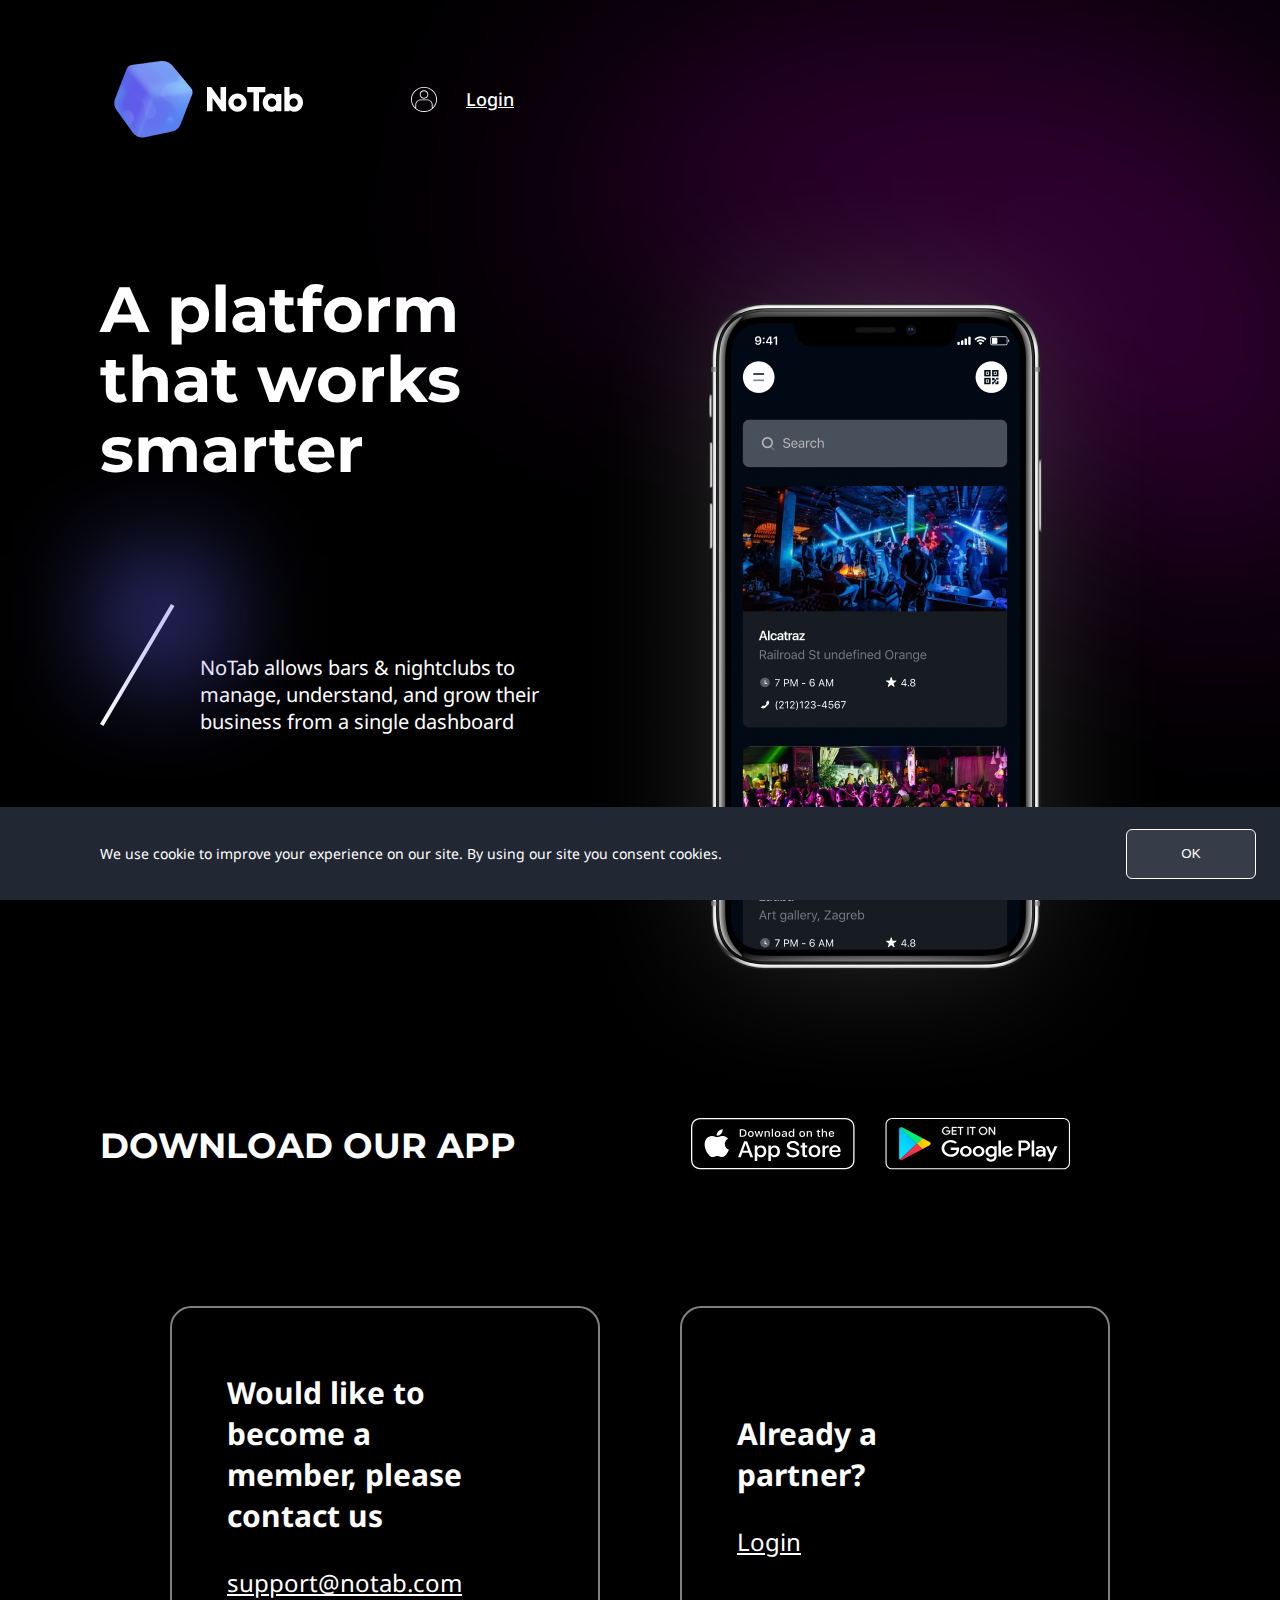
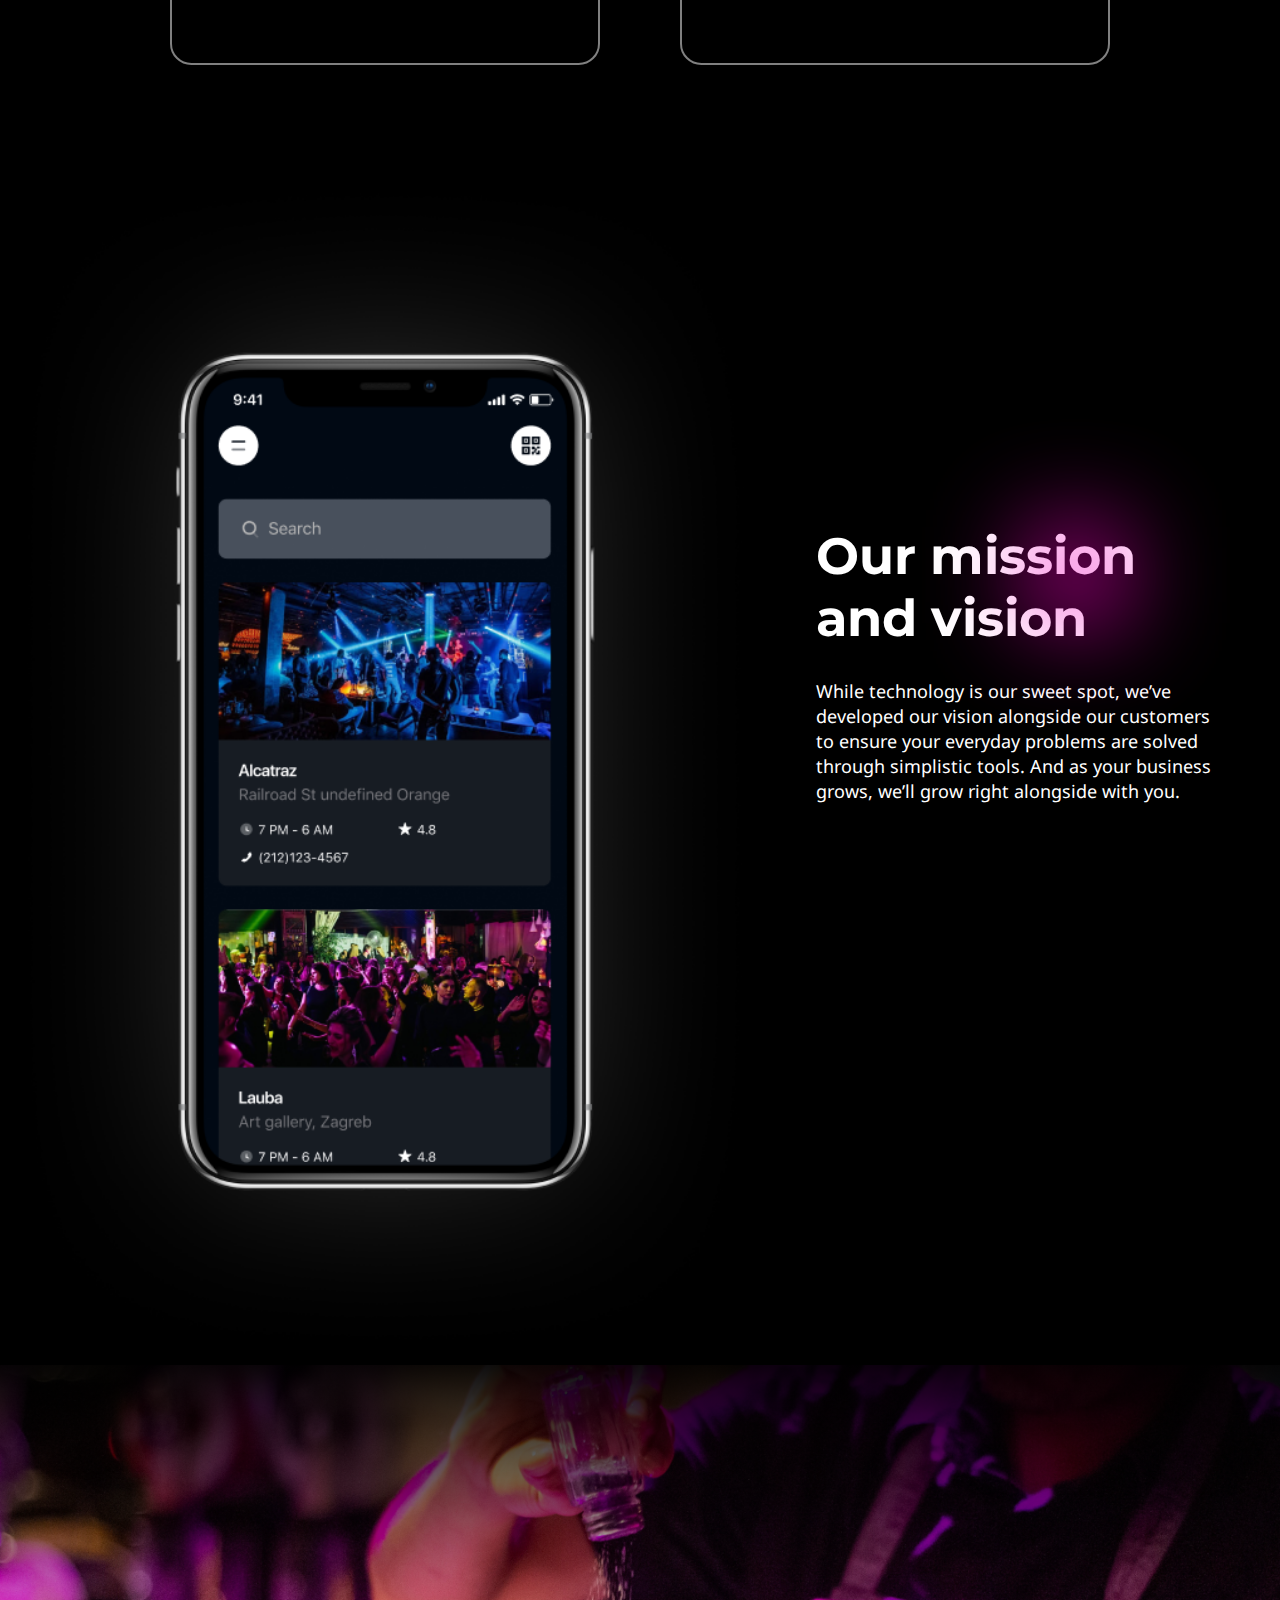
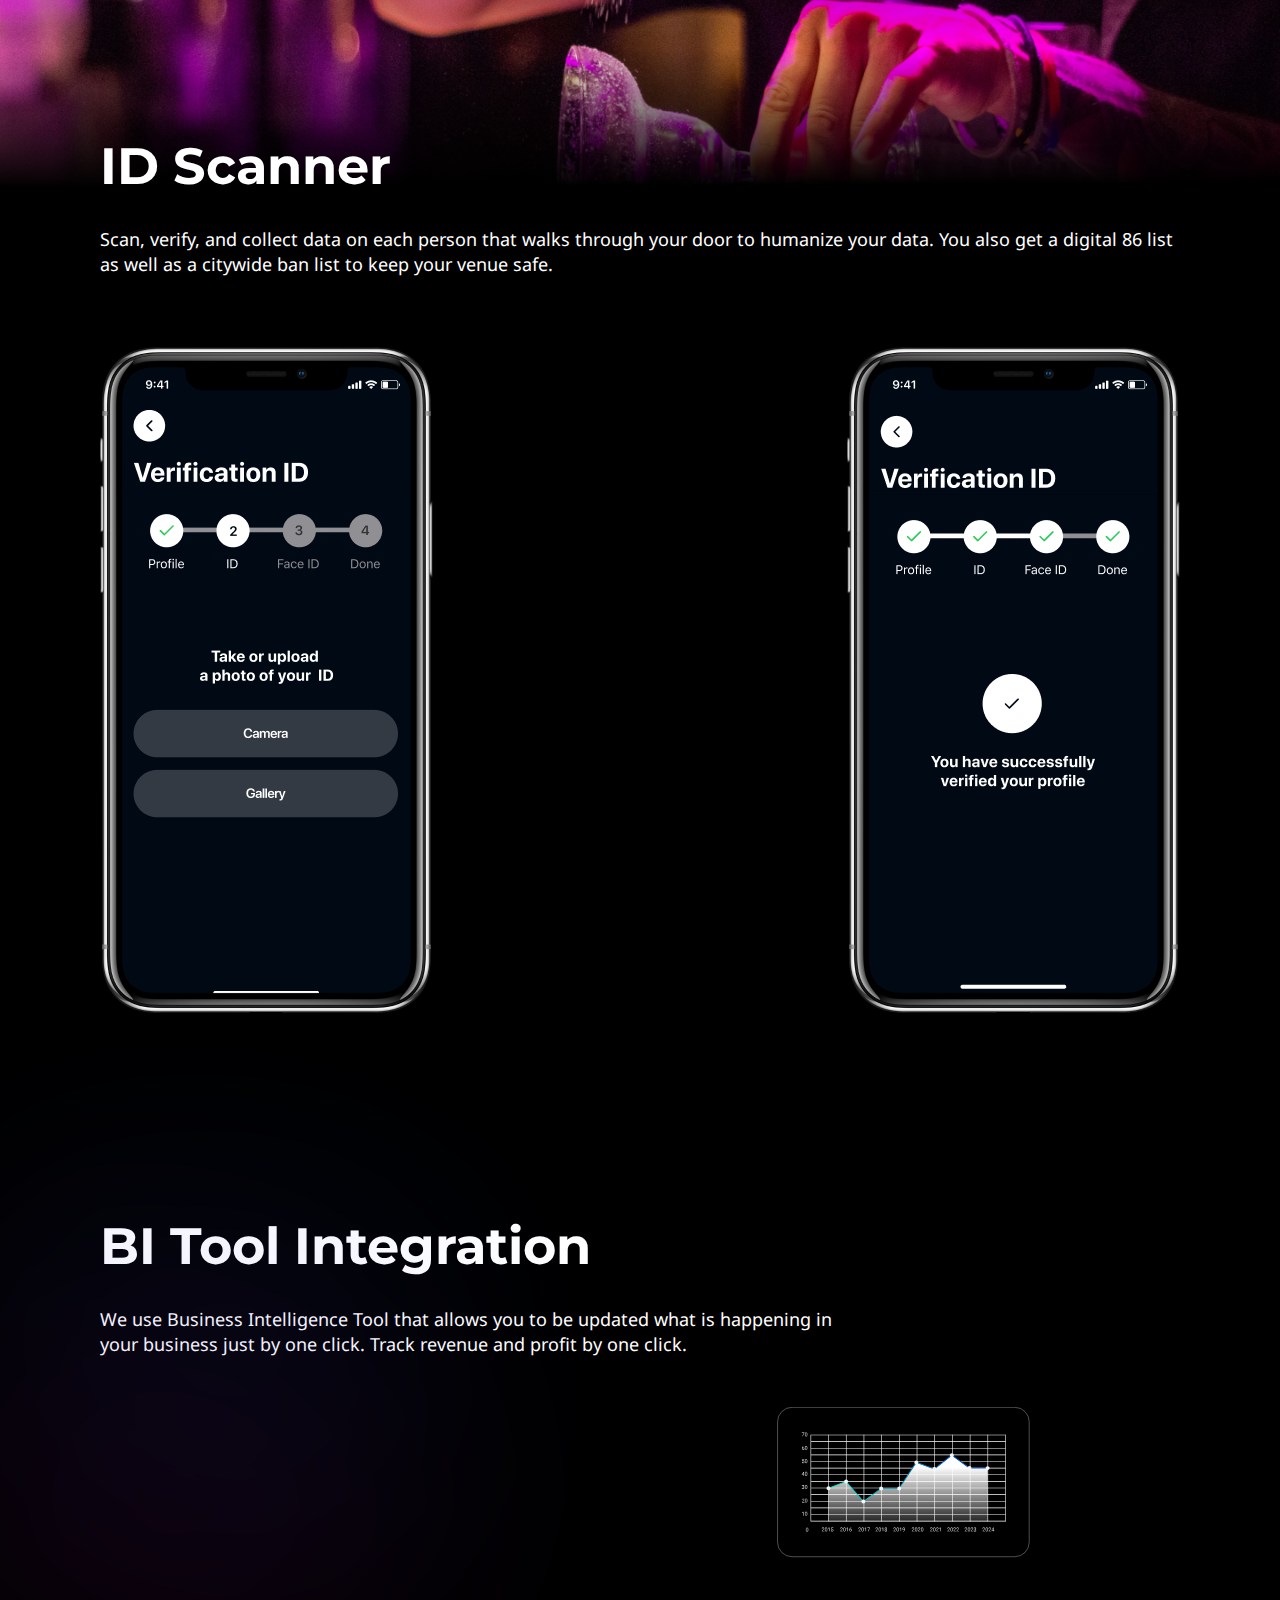
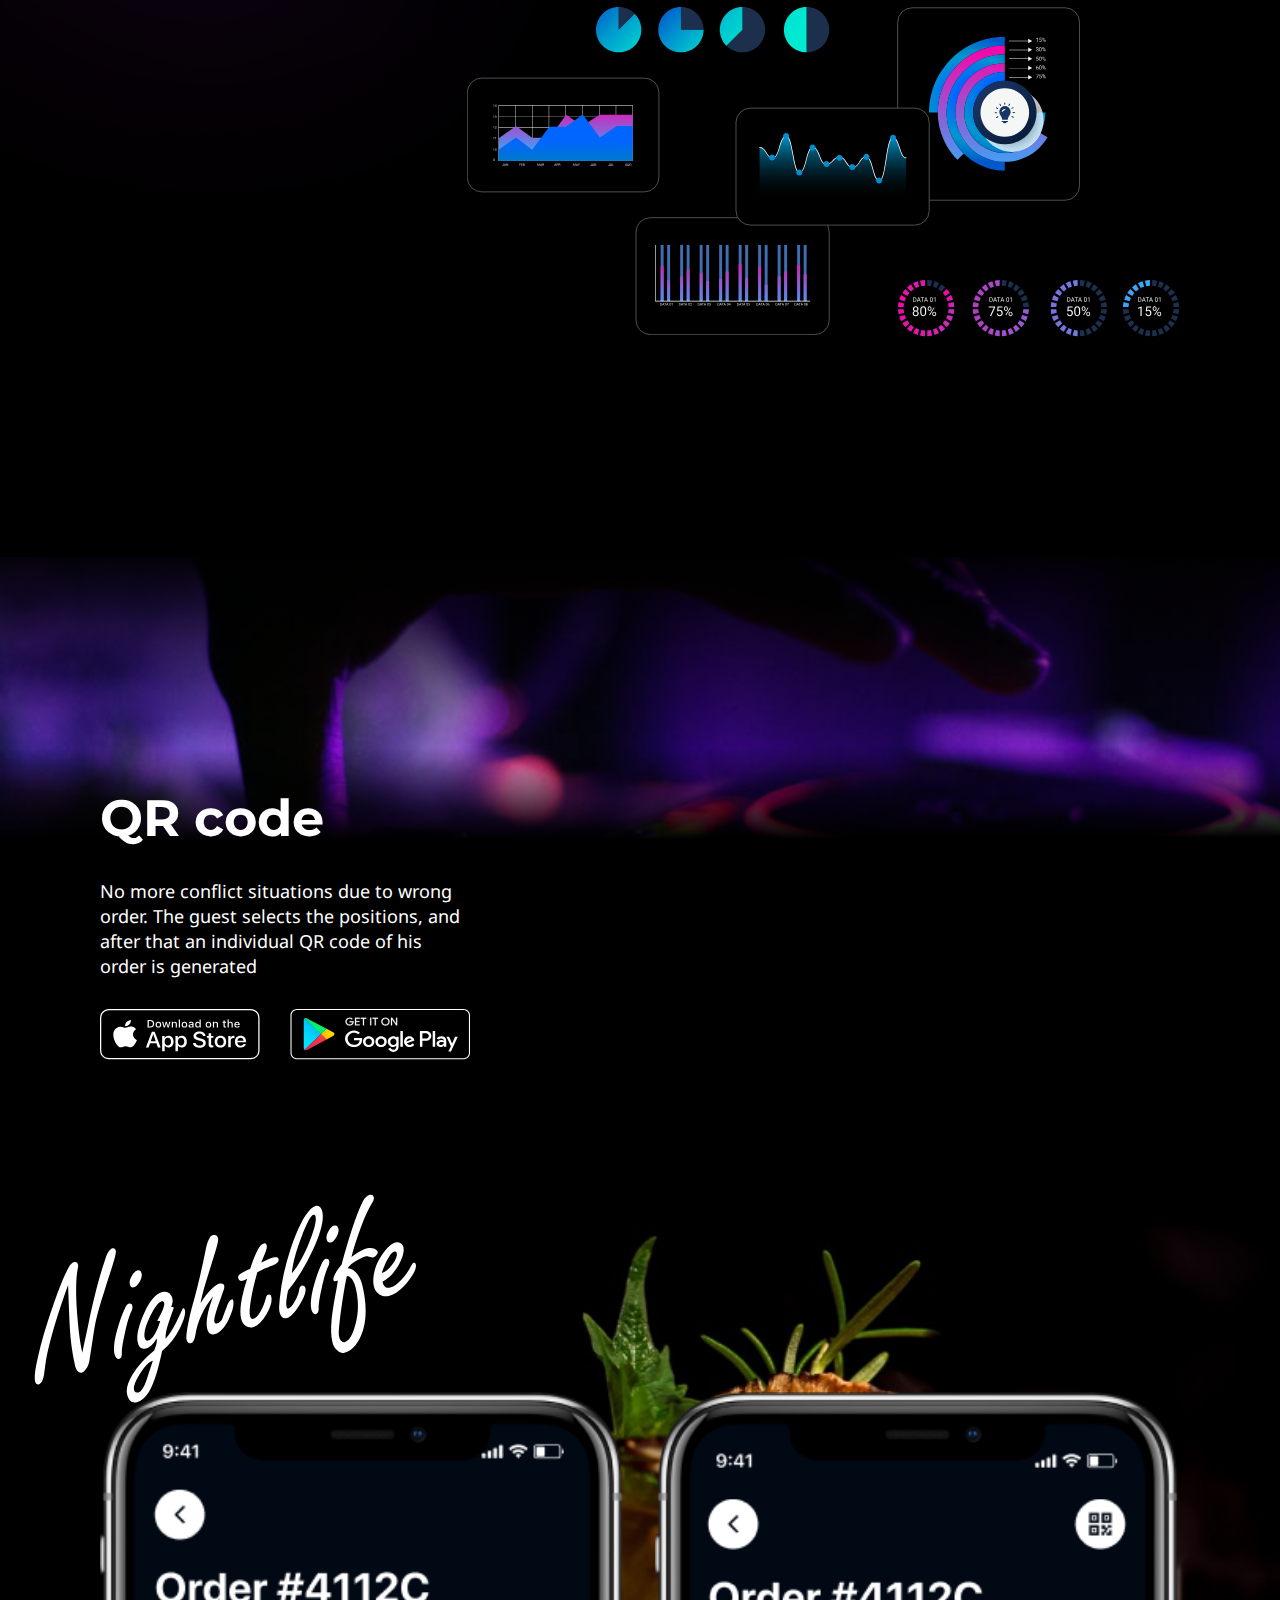
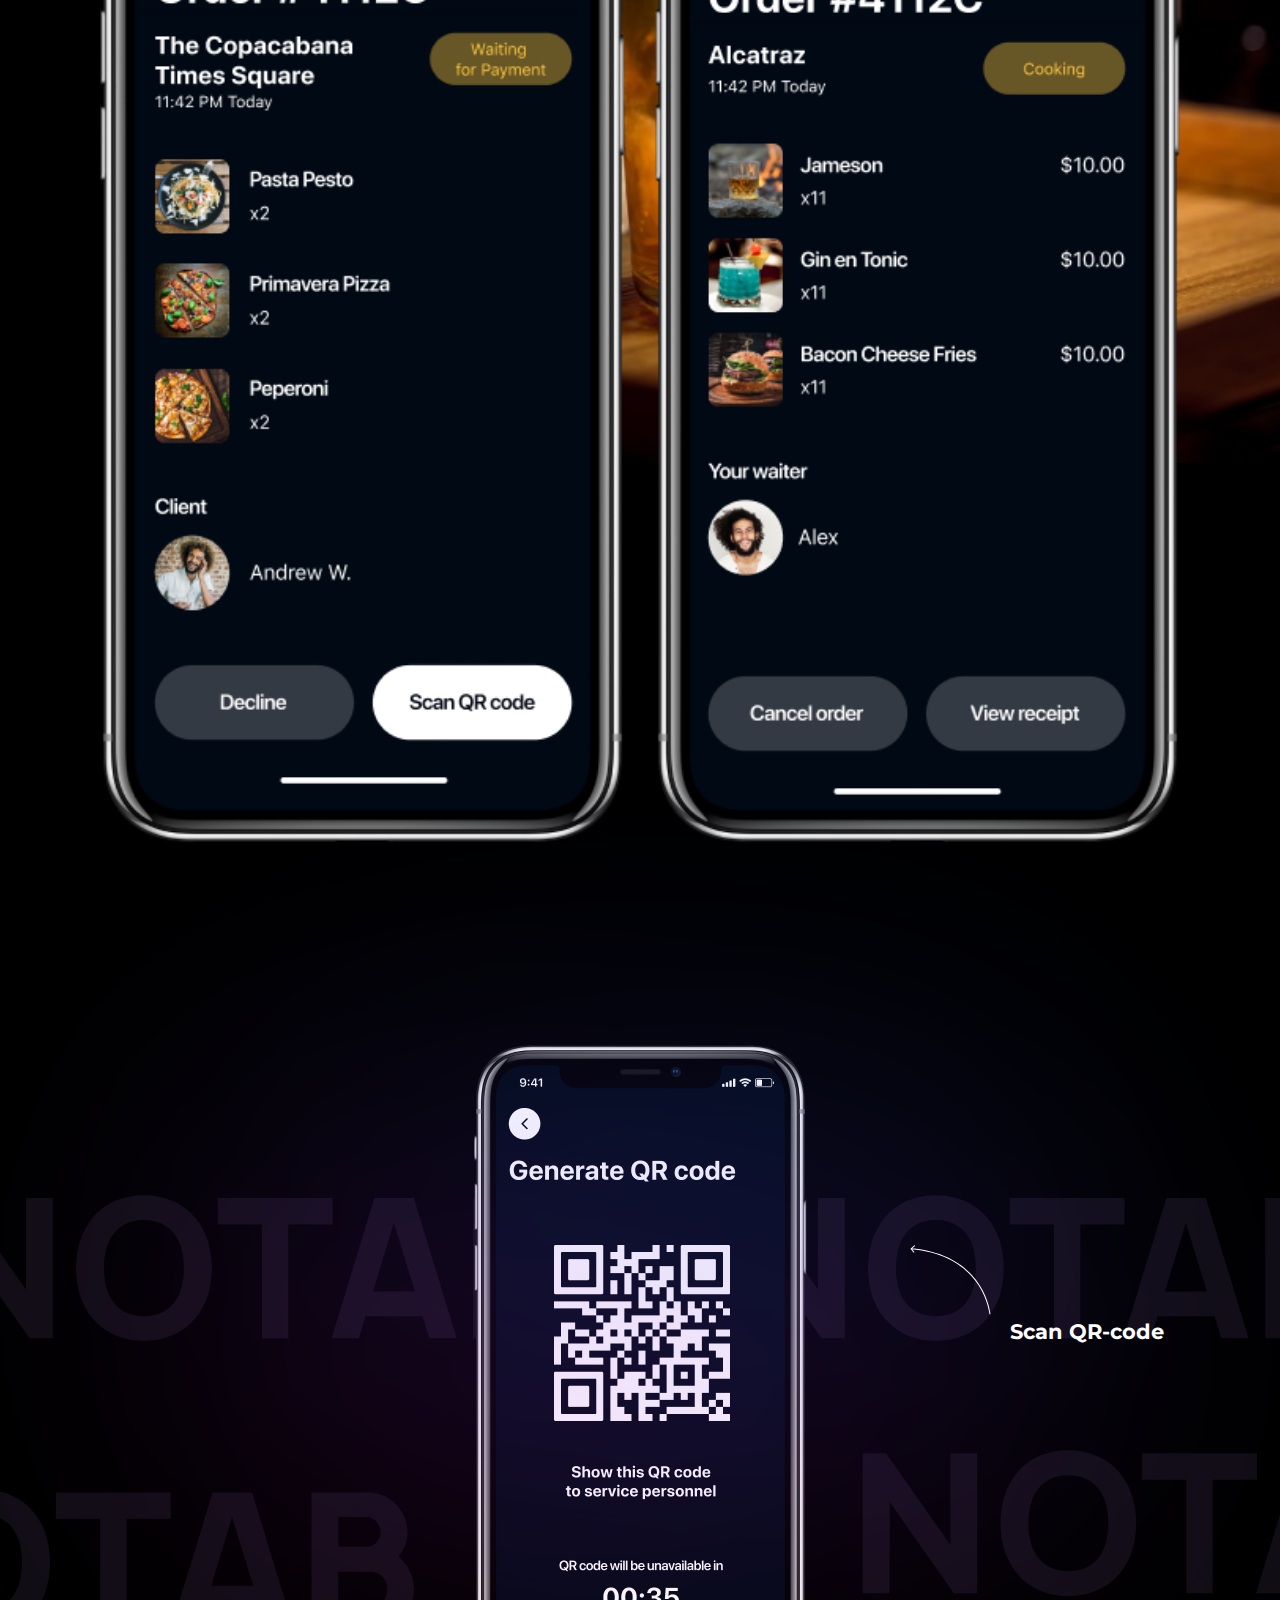
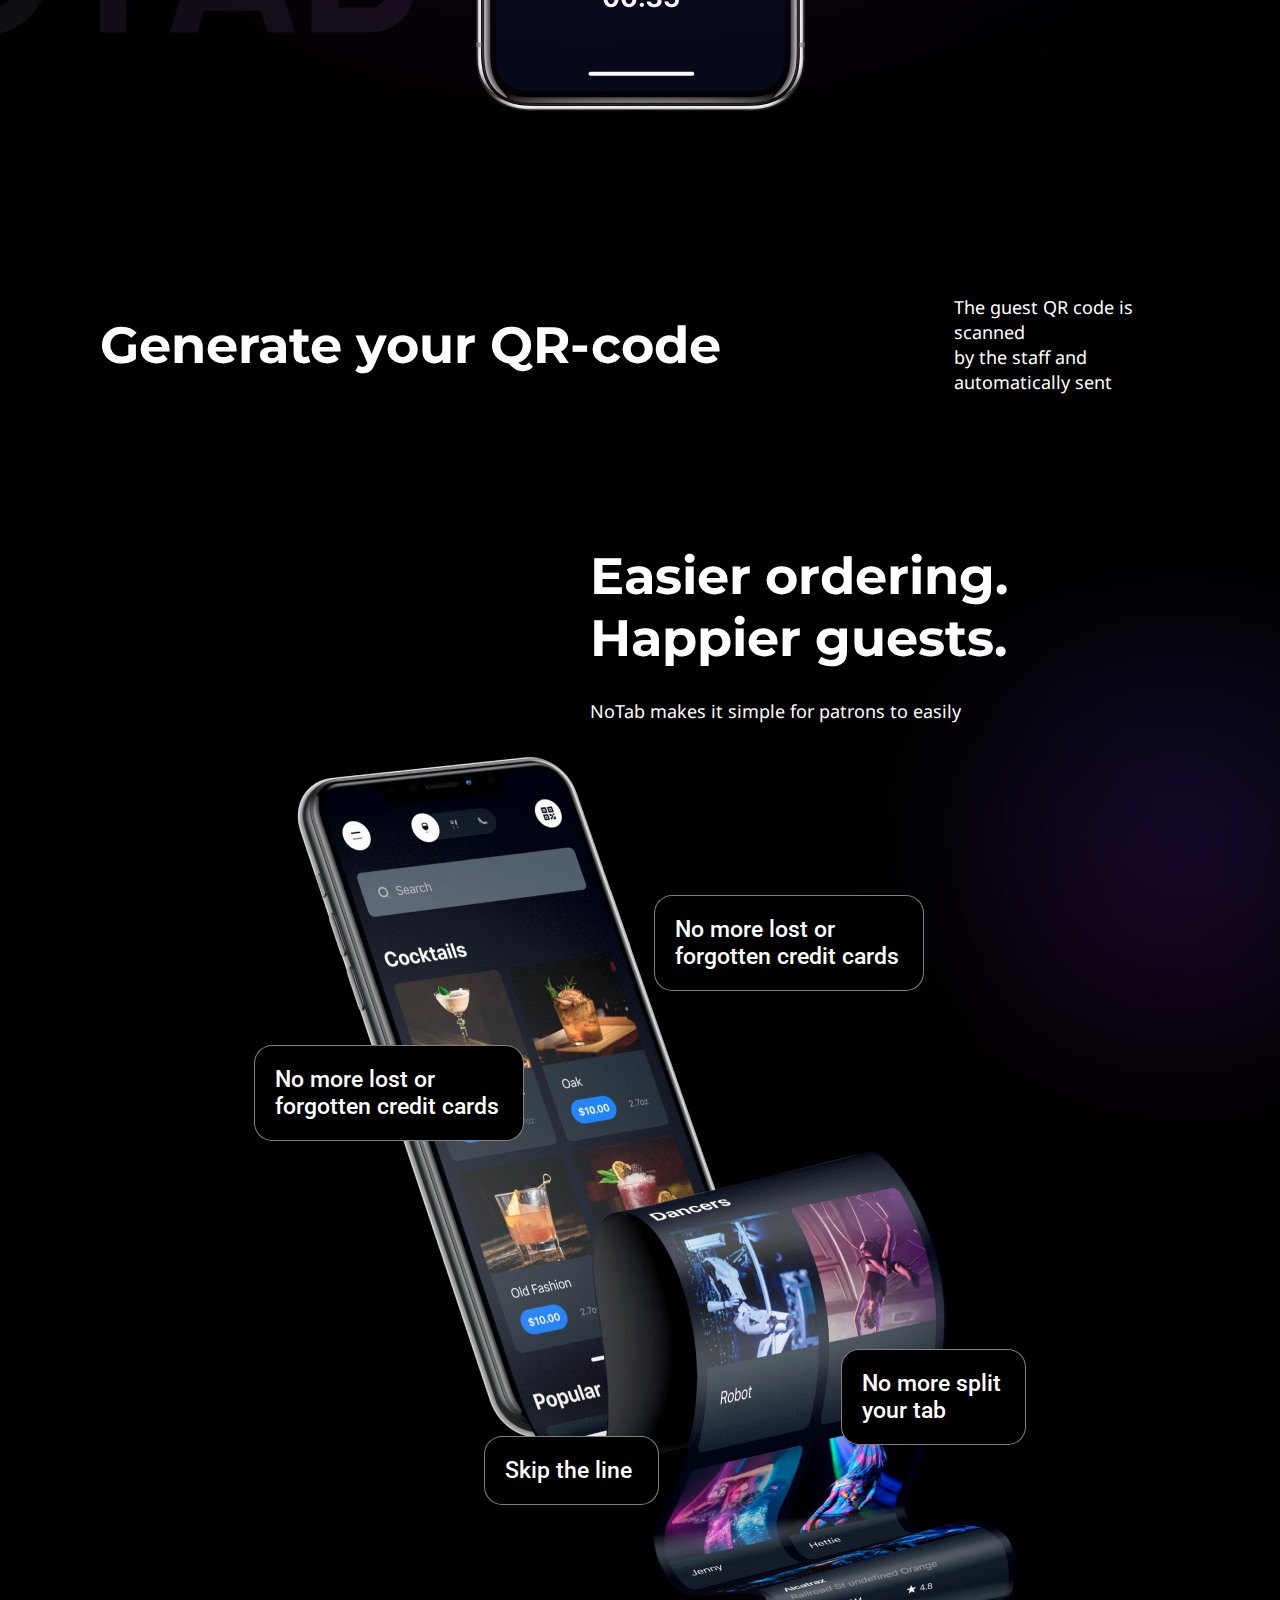
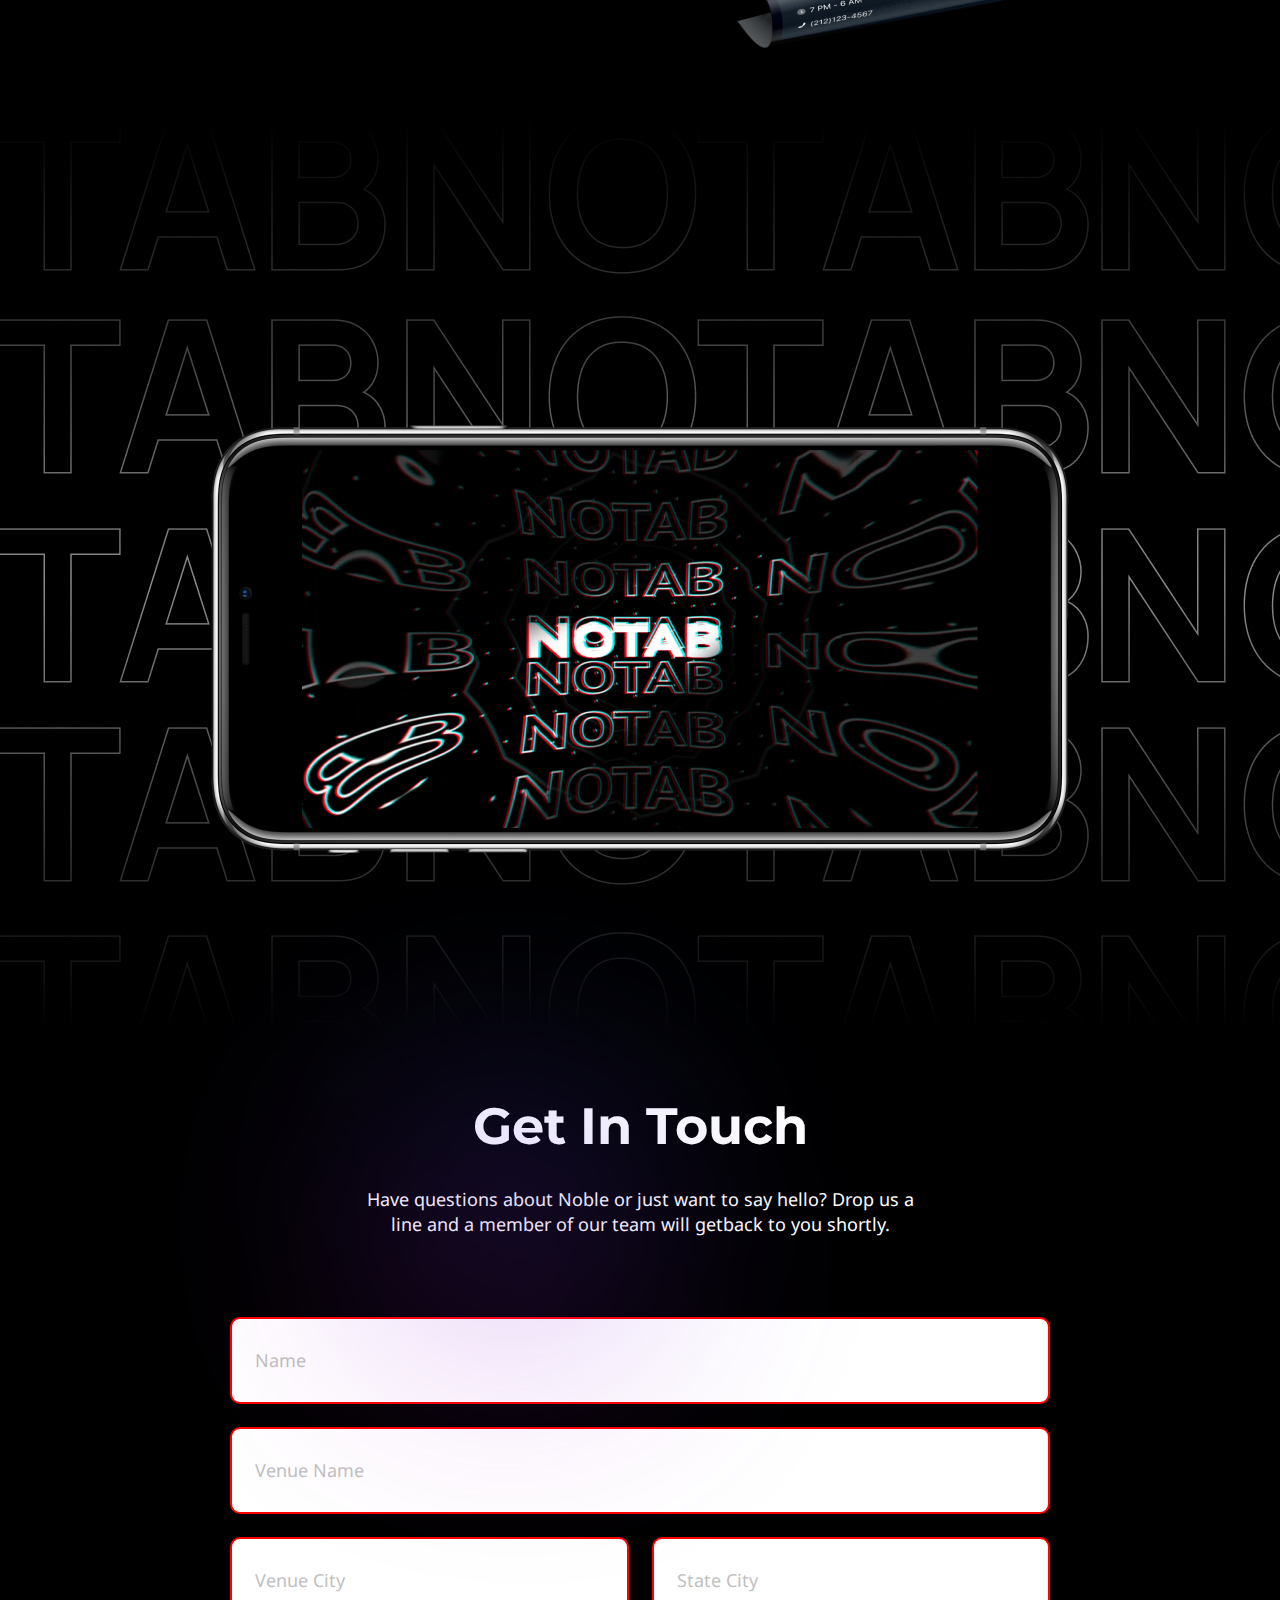
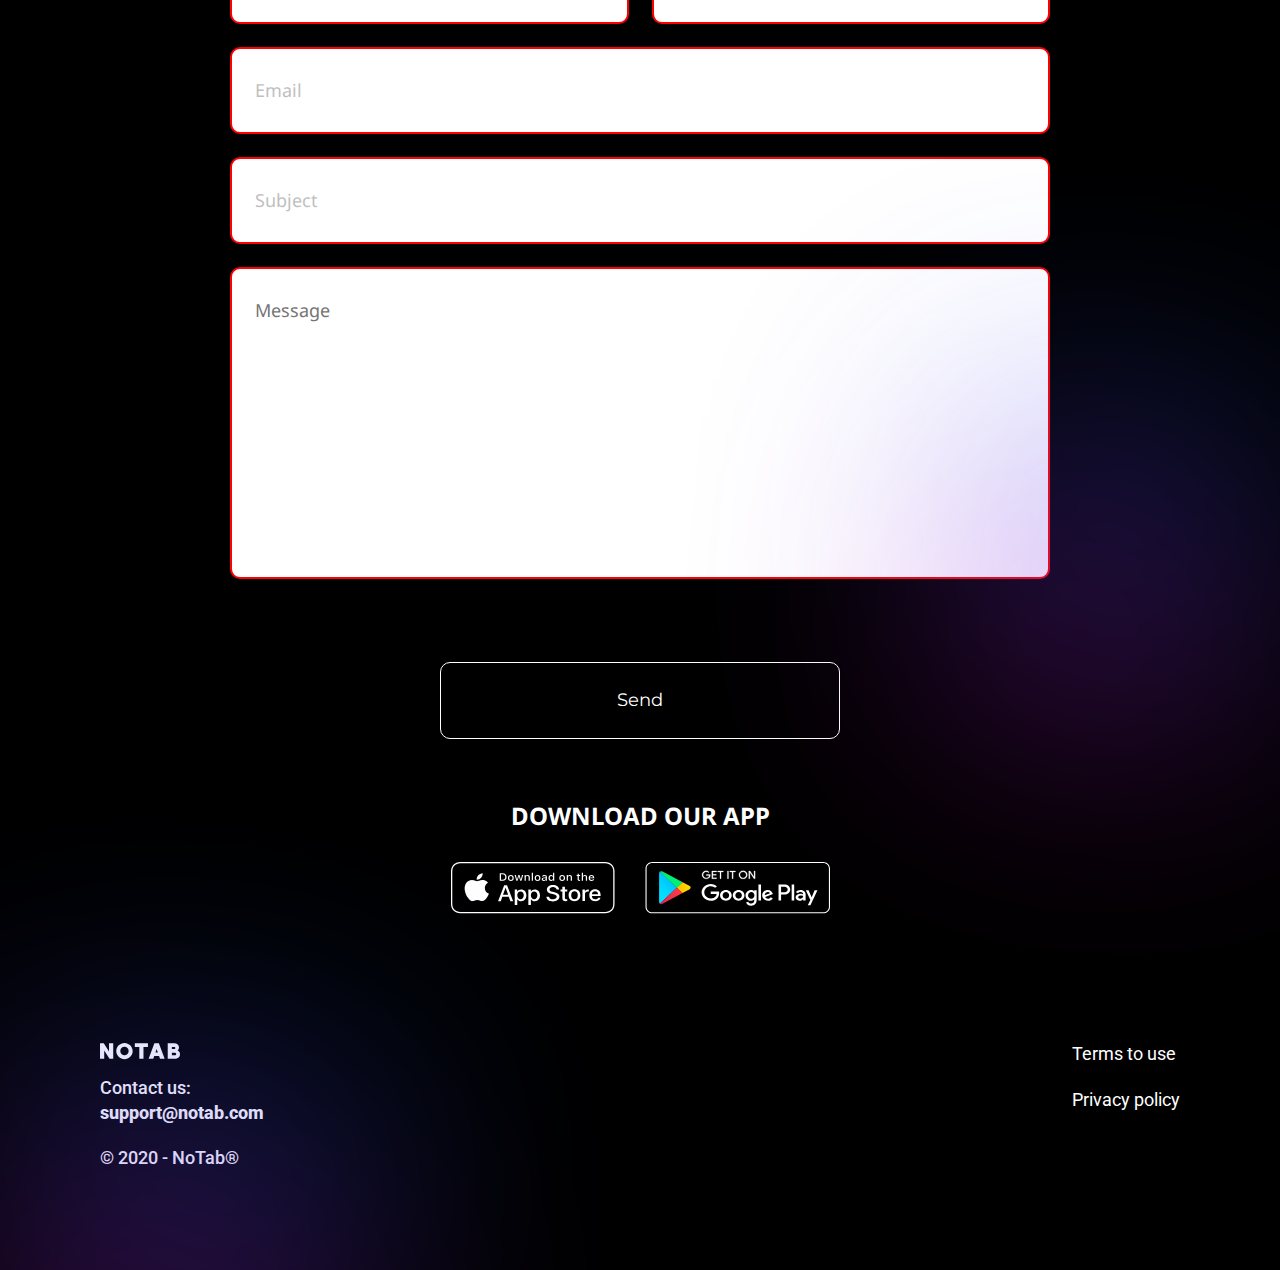
<file: index.html>
<!DOCTYPE html>
<html lang="en">
	<head>
		<meta charset="UTF-8" />
		<meta http-equiv="X-UA-Compatible" content="IE=edge" />
		<link
			rel="shortcut icon"
			href="/img/header__logo.png"
			type="image/x-icon"
		/>
		<meta name="viewport" content="width=device-width, initial-scale=1.0" />
		<link rel="stylesheet" href="style.css" />
		<title>NoTab</title>
	</head>

	<body>
		<!-- cookieBlock -->
		<div id="coc" class="cookie style="display:flex;">
			<div class="cookie__text">
				We use cookie to improve your experience on our site. By using our site
				you consent cookies.
			</div>
			<input type="button" value="OK" id="btn" class="cookie__button" />
		</div>
		<!-- cookieBlock -->
		<div class="wrapper">
			<!-- header -->
			<header class="header">
				<a href="#" class="header__logoBlock">
					<img class="header__imgIcon" src="/img/header__logo.png" alt="" />
					<img class="header__imgText" src="/img/nota-text.svg" alt="" />
				</a>
				<a href="#" class="header__login">
					<img
						src="/img/header__icon-login.svg"
						alt=""
						class="header__loginSvg"
					/>
					<span class="header__loginText">Login</span>
				</a>
				<img
						src="/img/blur-light-pink.svg"
						alt=""
						class="blockPlatform_backBlurPink"
					/>
			</header>
			<!-- header -->

			<!-- blockPlatform -->
			<div class="blockPlatform">
				<div class="blockPlatform__top">
					<div class="blockPlatform__textBlock">
						<h1 class="blockPlatform__h1">
							A platform<br />
							that works smarter
						</h1>

						<div class="blockPlatform__text">
							NoTab allows bars & nightclubs to manage, understand, and grow
							their business from a single dashboard
						</div>
						<img
							src="/img/line.svg"
							alt=""
							class="blockPlatform__textBlock-line"
						/>
						<div class="blockPlatform__blur"></div>
					</div>
					<img src="/img/phone-1.png" alt="" class="blockPlatform__phone" />
					
				</div>
				<div class="blockPlatform__links">
					<h1 class="blockPlatform_h1-Link">DOWNLOAD OUR APP</h1>
					<div class="blockPlatform__right link__apps">
						<a href="#">
							<img
								src="/img/apple-link-app.svg"
								class="blockPlatform__apple link__apple"
								alt=""
							/>
						</a>
						<a href="#">
							<img
								src="/img/google-link-app.svg"
								class="blockPlatform__google link__google"
								alt=""
							/>
						</a>
					</div>
				</div>
			</div>
			<!-- blockPlatform -->

			<!-- question -->
			<div class="questions">
				<div class="questions__block">
					<h6 class="questions__h6">
						Would like to become a member, please contact us
					</h6>
					<a href="#" class="questions__link">support@notab.com</a>
				</div>
				<div class="questions__block">
					<h6 class="questions__h6">Already a partner?</h6>
					<a href="#" class="questions__link">Login</a>
				</div>
			</div>
			<!-- question -->

			<!-- missblock -->
			<div class="missblock">
				<img src="/img/phone-1.png" alt="" class="missblock__phone" />
				<div class="missblock__content textblock">
					<h6 class="missblock__h6 textblock__h6">Our mission and vision</h6>
					<div class="missblock__text textblock__text">
						While technology is our sweet spot, we’ve developed our vision
						alongside our customers to ensure your everyday problems are solved
						through simplistic tools. And as your business grows, we’ll grow
						right alongside with you.
					</div>
					<div class="missblock__blick "></div>
				</div>
			</div>
			<!-- missblock -->

			<!-- id -->
			<div class="id">
				<div class="id__img"></div>
				<div class="id__phons">
					
					<img src="/img/Group 513phone-ver-1.png" alt="" class="id__phone-1" />
					<img src="/img/Group 514phone-ver-2.png" alt="" class="id__phone-2" />
				</div>
				<div class="id__textblock textblock">
					<h6 class="id__h6 textblock__h6">ID Scanner</h6>
					<div class="id__text textblock__text">
						Scan, verify, and collect data on each person that walks through
						your door to humanize your data. You also get a digital 86 list as
						well as a citywide ban list to keep your venue safe.
					</div>
				</div>
			</div>

			<!-- id -->

			<!-- graff -->
			<div class="graf">
				<div class="graf__blur"></div>
				<div class="graf__textblock textblock">
					<h6 class="graf__h6 textblock__h6">BI Tool Integration</h6>
					<div class="graf__text textblock__text">
						We use Business Intelligence Tool that allows you to be updated what
						is happening in your business just by one click. Track revenue and
						profit by one click.
					</div>
				</div>
				<div class="graf__imgs">
					<img src="/img/grafic-1.svg" alt="" class="graf__img1" />
					<img src="/img/graf-2.svg" alt="" class="graf__img2" />
					<img src="/img/graf-3.svg" alt="" class="graf__img3" />
					<img src="/img/graf-4.svg" alt="" class="graf__img4" />
					<img src="/img/graf-6.svg" alt="" class="graf__img6" />
					<img src="/img/graf-5.svg" alt="" class="graf__img5" />
					<img src="/img/Groupgraf-7.svg" alt="" class="graf__img7"/>
				</div>
			</div>
			<!-- graff -->

			<!-- nightlike -->
			<div class="nightlike">
				<div class="nightlike__left">
					<div class="nightlike__content textblock">
						<h6 class="textblock__h6">QR code</h6>
						<div class="textblock__text">
							No more conflict situations due to wrong order. The guest selects
							the positions, and after that an individual QR code of his order
							is generated
						</div>
						<div class="nightlike__apps link__apps">
							<a href="#">
								<img src="/img/apple-link-app.svg" class="link__apple" alt="" />
							</a>
							<a href="#">
								<img
									src="/img/google-link-app.svg"
									class="link__google"
									alt=""
								/>
							</a>
						</div>
					</div>
				</div>
				<div class="nightlike__right">
					<img src="/img/Nightlife.svg" class="nightlike__nightlife" alt="">
					<img
						src="/img/phone-qr-code-1.png"
						alt=""
						class="nightlike__phone-qr-1"
					/>
					<img
						src="/img/phone-qr-code-2.png"
						alt=""
						class="nightlike__phone-qr-2"
					/>
				</div>
			</div>
			<!-- nightlike -->

			<!-- qr -->
			<div class="qr">
				<img src="/img/NOTAB.svg" class="qr__notab" alt="" />
				<img src="/img/phone-qr-code-3.png" alt="" class="qr__phone-img" />
				<div class="qr__blure"></div>
				<div class="qr__arrow">
					<img src="/img/arrow-qr.svg" alt="" class="qr__arrowImg" />
					<h1 class="qr__arrtext">
						Scan QR-code
					</h1>
				</div>
				<div class="qr__content textblock">
					<h6 class="qr__h6 textblock__h6">Generate your QR-code</h6>
					<div class="qr__text textblock__text">
						The guest QR code is scanned<br />
						by the staff and automatically sent
					</div>
				</div>
			</div>

			<!-- qr -->

			<!-- happy-block -->

			<div class="happy">
				<div class="happy__content textblock">
					<h6 class="happy-h6 textblock__h6">
						Easier ordering. Happier guests.
					</h6>
					<div class="happy__text textblock__text">
						NoTab makes it simple for patrons to easily
					</div>
				</div>
				<div class="happy__cause-1 cause-block">
					No more lost or forgotten credit cards
				</div>
				<div class="happy__cause-2 cause-block">
					No more lost or forgotten credit cards
				</div>
				<div class="happy__cause-3 cause-block">No more split your tab</div>
				<div class="happy__cause-4 cause-block">Skip the line</div>
				<img src="/img/phone-slide.png" alt="" class="happy__phone" />
				<div class="happy__blure"></div>
			</div>

			<!-- happy-block -->

			<!-- notab block -->

			<div class="notab">
				<img src="/img/phone-back-notab.png" alt="" class="notab__phone" />
				<img src="/img/phone-back.png" alt="" class="notab__img" />
			</div>

			<!-- notab block -->

			<!-- form.block -->
			<div class="form">
				<div class="form__content textblock">
					<h6 class="form__h6 textblock__h6">Get In Touch</h6>
					<div class="form__text textblock__text">
						Have questions about Noble or just want to say hello? Drop us a line
						and a member of our team will getback to you shortly.
					</div>
					<div class="form__blur-1"></div>
				</div>

				<form class="form__form" action="" method="get">
					<input
						type="text"
						placeholder="Name"
						class="form__input__text-1 form__input__form"
						required
					/>
					<input
						type="text"
						placeholder="Venue Name"
						class="form__input__text-2 form__input__form"
						required
					/>
					<input
						type="text"
						placeholder="Venue City"
						class="form__input__text-3 form__input__form"
						required
					/>
					<input
						type="text"
						placeholder="State City"
						class="form__input__text-4 form__input__form"
						required
					/>
					<input
						type="text"
						placeholder="Email"
						class="form__input__text-5 form__input__form"
						required
					/>
					<input
						type="text"
						placeholder="Subject"
						class="form__input__text-6 form__input__form"
						required
					/>
					<textarea
						placeholder="Message"
						name=""
						id=""
						cols="30"
						rows="10"
						class="form__input__text-7 form__textarea__form"
						required
					></textarea>
					<input class="form__input__button" type="submit" value="Send" />
				</form>
				<div class="form__blur-2"></div>
				<div class="form__link-apps">
					<h6 class="form__link-H6">DOWNLOAD OUR APP</h6>
					<div class="link__apps form__link-apps-imgs">
						<a href="#">
							<img src="/img/apple-link-app.svg" class="form__apple link__apple" alt="" />
						</a>
						<a href="#">
							<img src="/img/google-link-app.svg" class="form__google link__google" alt="" />
						</a>
					</div>
				</div>
			</div>
			<!-- form.block -->
			<!-- footer -->
			<footer class="footer">
				<div class="footer__contact">
					<img src="/img/NOTAB__FOOTER.svg" alt="" class="footer__logo" />
					<span class="footer__contact-1">Contact us:</span>
					<span class="footer__contact-2">support@notab.com</span>
					<span class="footer__contact-1">© 2020 - NoTab®</span>
					<div class="footer__blure"></div>
				</div>
				<div class="footer__terms">
					<div class="footer__terms-1">Terms to use</div>
					<div class="footer__terms-2">Privacy policy</div>
				</div>
			</footer>
			<!-- footer -->
		</div>
		<script src="/script.js"></script>
	</body>
</html>
</file>
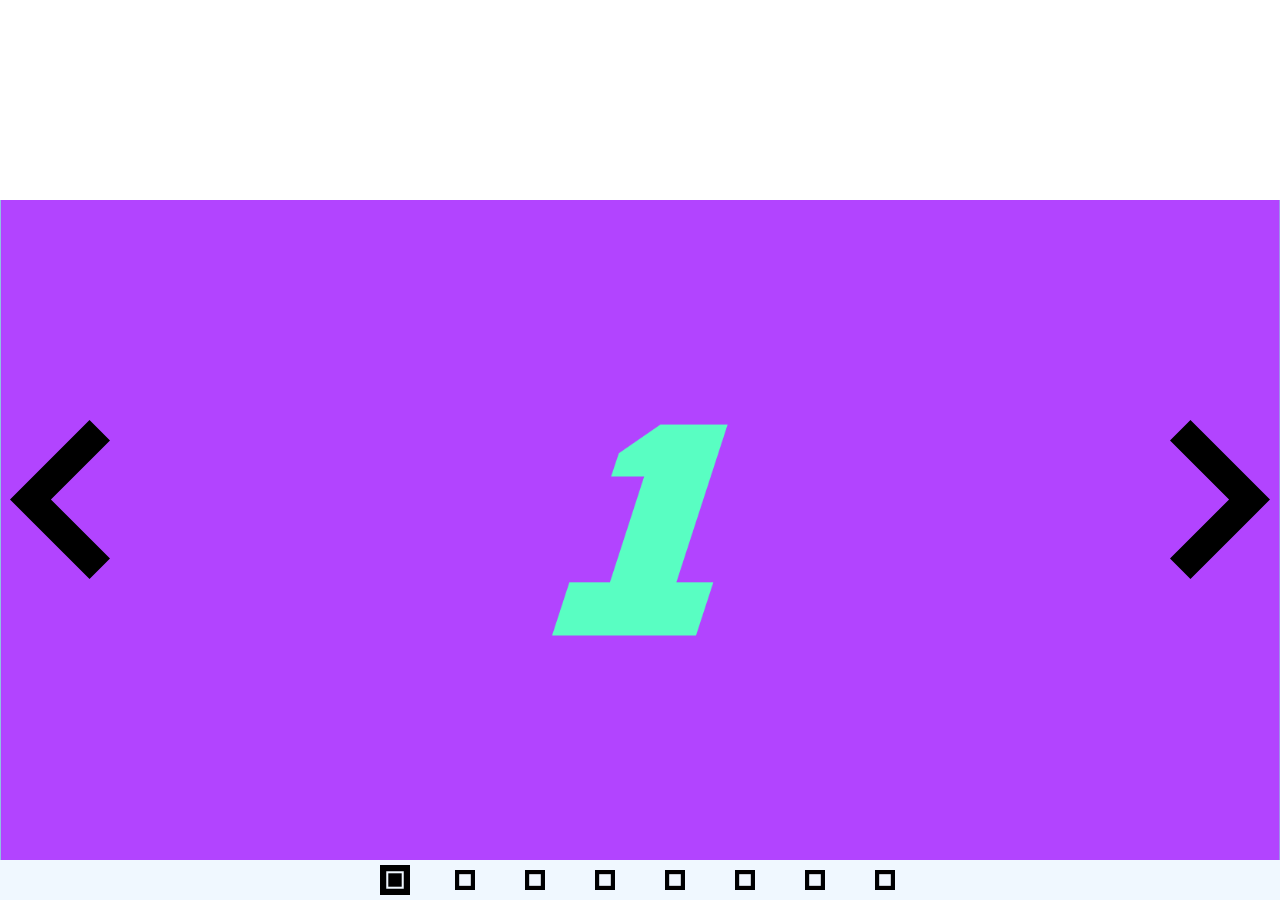
<file: slider.html>
<!DOCTYPE html>
<html lang="en">
	<head>
		<meta charset="UTF-8" />
		<meta http-equiv="X-UA-Compatible" content="IE=edge" />
		<meta name="viewport" content="width=device-width, initial-scale=1.0" />
		<link rel="stylesheet" href="style-slider.css" />
		<title>Document</title>
	</head>
	<body>
		<div class="slider">
			<div class="slider__left">
				<img id="butLeft" src="/svg/SVG/left.svg" alt="" class="left__svg" />
			</div>
			<div class="slider__items">
				<div class="slider__item">
					<img src="/svg/SVG/slidimg/1.png" alt="" class="item__img" />
				</div>
				<div class="slider__item">
					<img src="/svg/SVG/slidimg/2.png" alt="" class="item__img" />
				</div>
				<div class="slider__item">
					<img src="/svg/SVG/slidimg/3.png" alt="" class="item__img" />
				</div>
				<div class="slider__item">
					<img src="/svg/SVG/slidimg/4.png" alt="" class="item__img" />
				</div>
				<div class="slider__item">
					<img src="/svg/SVG/slidimg/1.jpg" alt="" class="item__img" />
				</div>
				<div class="slider__item">
					<img src="/svg/SVG/slidimg/2.jpg" alt="" class="item__img" />
				</div>
				<div class="slider__item">
					<img src="/svg/SVG/slidimg/3.jpg" alt="" class="item__img" />
				</div>
				<div class="slider__item">
					<img src="/svg/SVG/slidimg/4.jpg" alt="" class="item__img" />
				</div>
			</div>
			<div class="slider__right">
				<img id="butRight" src="/svg/SVG/right.svg" alt="" class="right__svg" />
			</div>
			<div class="slider__nav">
				<div class="nav_item"></div>
			</div>
		</div>
		<script src="/slider.js"></script>
	</body>
</html>
</file>
<file: style.css>
@import url("https://fonts.googleapis.com/css2?family=Montserrat:wght@700&family=Noto+Sans:wght@400;700&family=Roboto:wght@500&display=swap");

* {
	padding: 0px;
	margin: 0px;
	box-sizing: border-box;
}

body {
	background-color: black;
}
.wrapper {
	width: 100%;
	overflow: hidden;
}
/* header */
.header {
	display: flex;
	padding: 45px 100px 0px 100px;
	display: flex;
	gap: 108px;
}

.header__logoBlock {
	display: flex;
	align-items: center;
}

.header__login {
	margin: auto 0px;
	display: flex;
	gap: 14px;
}
.header__loginSvg {
	margin-right: 15px;
}
.header__loginText {
	font-family: "Noto Sans";
	font-style: normal;
	font-weight: 500;
	font-size: 18px;
	color: white;
	text-decoration: underline 1px white;
}
.header__login:hover .header__loginText {
	text-decoration: none;
}
@media (max-width: 768px) {
	.header {
		justify-content: space-between;
		padding: 45px 15px 0px 15px;
	}
}

@media (max-width: 500px) {
	.header__loginSvg {
		display: none;
	}
	.header__loginText {
		font-size: 14px;
	}
	.header__imgIcon {
		width: 51px;
	}
	.header__imgText {
		height: 11px;
	}
}
/* platform block */

.blockPlatform {
	position: relative;
	color: white;
	padding: 0px 100px;
	display: flex;
	flex-direction: column;
	justify-content: space-between;
}
.blockPlatform__textBlock {
	width: 100%;
	position: relative;
}
.blockPlatform__h1 {
	font-family: "Montserrat";
	font-weight: 700;
	font-size: 64px;
	line-height: 70px;
	margin-top: 120px;
}
.blockPlatform__top {
	display: flex;
	width: 100%;
	height: 100%;
}
.blockPlatform_backBlurPink {
	position: absolute;
	right: 0px;
	top: 0px;
	z-index: -1;
}
.blockPlatform__blur {
	width: 125px;
	height: 125px;
	background: rgba(96, 92, 234, 0.5);
	filter: blur(50px);
	position: absolute;
	top: 400px;
	left: 0px;
}
.blockPlatform__textBlock-line {
	position: absolute;
	top: 450px;
	left: 0px;
}
.blockPlatform__text {
	position: absolute;
	top: 500px;
	left: 100px;
	font-family: "Noto Sans";
	font-style: normal;
	font-weight: 400;
	font-size: 20px;
	line-height: 27px;
}

.link__apps {
	display: flex;
	justify-content: space-between;
	gap: 30px;
}
.blockPlatform__links {
	display: flex;
	justify-content: space-between;
	align-items: center;
	padding-bottom: 25px;
}
.blockPlatform_h1-Link {
	font-family: "Montserrat";
	font-style: normal;
	font-weight: 700;
	font-size: 35px;
	line-height: 70px;
}
.blockPlatform__right {
	margin-right: 110px;
}
.link__google:hover {
	transition-duration: 0.5s;
	background-color: #58606e;
}
.link__apple:hover {
	transition-duration: 0.5s;
	background-color: #58606e;
}
.link__apple {
	width: 100%;
}
.link__google {
	width: 100%;
}

@media (max-width: 1200px) {
	.blockPlatform__h1 {
		margin: 0px;
	}
	.blockPlatform {
		height: 700px;
		padding: 0px 0px 0px 100px;
	}
	.blockPlatform__textBlock-line {
		display: none;
	}
	.blockPlatform__text {
		position: static;
		margin-top: 20px;
	}
	.blockPlatform__phone {
		width: 400px;
		height: 600px;
	}
	.blockPlatform__textBlock {
		display: flex;
		flex-direction: column;
		justify-content: center;
		width: 70%;
	}
	.blockPlatform__links {
		padding-right: 100px;
		flex-direction: column;
		gap: 35px;
	}
	.blockPlatform__right {
		margin: 0px;
	}
}
@media (max-width: 768px) {
	.blockPlatform {
		padding: 0px 15px;
	}
	.blockPlatform__links {
		padding: 0px;
	}
	.blockPlatform__text {
		font-size: 16px;
		line-height: 22px;
	}
	.blockPlatform__h1 {
		font-size: 35px;
		line-height: 40px;
	}
	.blockPlatform_h1-Link {
		font-size: 24px;
		line-height: 29px;
	}
	.blockPlatform__right {
		flex-direction: column;
	}
	.blockPlatform__phone {
		position: absolute;
		right: -130px;
		width: 308px;
		height: 463px;
	}
}

/* cookieBlock */
.cookie {
	width: 100%;
	position: fixed;
	transition-duration: 1s;
	bottom: -300px;
	font-family: "Noto Sans";
	font-style: normal;
	font-weight: 400;
	font-size: 14px;
	line-height: 19px;
	display: flex;
	align-items: center;
	justify-content: space-between;
	background-color: #212834;
	padding: 0px 24px 0px 100px;
	height: 93px;
	color: #ffffff;
	z-index: 100;
	box-sizing: border-box;
	gap: 20px;
}
.cookie__button {
	width: 130px;
	height: 50px;
	background: rgba(255, 255, 255, 0.1);
	border: 0.5px solid #ffffff;
	border-radius: 6px;
	color: #ffffff;
}
@media (max-width: 768px) {
	.cookie {
		font-size: 12px;
		line-height: 16px;
		padding: 22px 15px;
	}
}

/* questions */

.questions {
	padding: 100px 170px;
	font-family: "Noto Sans";
	font-style: normal;
	display: flex;
	justify-content: space-around;
	gap: 80px;
	color: #ffffff;
}
.questions__block {
	display: flex;
	flex-direction: column;
	justify-content: center;
	gap: 30px;
	padding: 64px 100px 64px 55px;
	/* min-width: 230px; */
	width: 100%;
	border: 2px solid rgba(255, 255, 255, 0.5);
	border-radius: 21.3671px;
}
.questions__h6 {
	font-weight: 700;
	font-size: 30px;
	line-height: 41px;
}

.questions__link {
	color: #ffffff;
	font-size: 24px;
	line-height: 33px;
	text-decoration-line: underline;
}
@media (max-width: 1200px) {
	.questions__block {
		padding: 40px 54px 40px 33px;
	}
	.questions {
		flex-direction: column;
	}
}
@media (max-width: 768px) {
	.questions {
		padding: 100px 15px;
	}
	.questions__h6 {
		font-size: 24px;
		line-height: 33px;
	}
	.questions__link {
		font-size: 18px;
		line-height: 25px;
	}
}

/* missblock */
.missblock {
	position: relative;
	width: 100%;
	height: 1200px;
}
.missblock__phone {
	position: absolute;
	top: -300px;
	left: -200px;
	width: 900px;
	transform: rotate(90deg);
}

.missblock__content {
	position: absolute;
	right: 150px;
	top: 170px;
	width: 400px;
}
.missblock__blick {
	top: 0px;
	right: 90px;
	position: absolute;
	width: 100px;
	height: 100px;
	background: #f101bf;
	opacity: 0.7;
	filter: blur(50px);
}
.textblock__h6 {
	font-family: "Montserrat";
	font-style: normal;
	font-weight: 700;
	font-size: 51px;
	line-height: 62px;
}
.textblock__text {
	font-family: "Noto Sans";
	font-style: normal;
	font-weight: 400;
	font-size: 18px;
	line-height: 25px;
}
.textblock {
	display: flex;
	flex-direction: column;
	gap: 30px;
	color: #ffffff;
}

@media (min-width: 1300px) {
	.missblock__animation-phone {
		top: -200px;
		transition-duration: 2s;
		left: 30%;
		width: 50%;
		transform: rotate(0deg);
	}
	.missblock__animation-content {
		opacity: 0;
		transition-duration: 2s;
	}
}
@media (max-width: 1300px) {
	.missblock__phone {
		top: 0px;
		left: 0px;
		width: 60%;
		transform: rotate(0deg);
	}
	.missblock__content {
		top: 30%;
		right: 5%;
	}
}
@media (max-width: 850px) {
	.missblock__blick {
		top: 0px;
		left: 0px;
	}
	.missblock {
		padding: 0px 15px;
		display: flex;
		flex-direction: column-reverse;
		justify-content: space-around;
		height: 100%;
		align-items: center;
	}
	.missblock__phone {
		position: static;
		width: 100%;
		padding-bottom: 100px;
	}
	.missblock__content {
		width: 100%;
		position: relative;
		right: 0px;
		padding-right: 45px;
	}
	.textblock__h6 {
		font-size: 24px;
		line-height: 29px;
	}
	.textblock__text {
		font-size: 16px;
		line-height: 22px;
	}
}

.id__img {
	position: absolute;
	top: 0px;
	width: 100%;
	height: 1060px;
	background: linear-gradient(
			179.83deg,
			#000000 -3.1%,
			rgba(0, 0, 0, 0) 56.76%,
			#000000 83.92%
		),
		url(/img/scanner-back.jpg) center no-repeat;
	background-size: cover;
	z-index: -1;
}
.id {
	position: relative;
	width: 100%;
	height: 1060px;
}
.id__phons {
	position: absolute;
	bottom: -120px;
	left: 100px;
	display: flex;
	gap: 50px;
	width: 100%;
}
.id__textblock {
	position: absolute;
	bottom: -5px;
	right: 200px;
	width: 300px;
}
@media (max-width: 1300px) {
	.id__img {
		height: 500px;
	}
	.id__phons {
		width: 100%;
		position: static;
		justify-content: space-between;
	}
	.id__textblock {
		position: static;
		width: 100%;
	}
	.id {
		height: 1350px;
		padding: 100px;
		display: flex;
		flex-direction: column-reverse;
		align-items: center;
		gap: 70px;
	}
}
@media (max-width: 850px) {
	.id {
		padding: 15px;
		height: 100%;
	}
	.id__textblock {
		margin-top: 150px;
	}
	.id__img {
		background: linear-gradient(
				179.83deg,
				#000000 -3.1%,
				rgba(0, 0, 0, 0) 56.76%,
				#000000 83.92%
			),
			url(/img/scanner-back.jpg) center no-repeat;
		background-size: cover;
		height: 300px;
	}
	.id__phons {
		flex-direction: column;
		padding: 0px 145px;
	}
}
@media (max-width: 550px) {
	.id__phons {
		flex-direction: column;
		padding: 0px 45px;
	}
}

/* graf */
.graf {
	position: relative;
	padding: 100px;
	display: flex;
	justify-content: space-between;
	align-items: center;
}
.graf__imgs {
	position: relative;
	height: 700px;
	min-width: 50%;
}
.graf__text {
	max-width: 70%;
}
.graf__blur {
	width: 420px;
	height: 420px;
	position: absolute;
	left: -10px;
	background: linear-gradient(12.08deg, #f101bf 2.82%, #0066ff 97.06%);
	opacity: 0.1;
	filter: blur(125px);
	transform: rotate(5.78deg);
}
.graf__img1 {
	position: absolute;
	top: 50px;
	right: 150px;
}
.graf__img2 {
	position: absolute;
	top: 250px;
	right: 350px;
}
.graf__img3 {
	position: absolute;
	top: 250px;
	right: 100px;
}
.graf__img4 {
	position: absolute;
	top: 320px;
	right: 520px;
}
.graf__img5 {
	position: absolute;
	top: 350px;
	right: 250px;
}
.graf__img6 {
	position: absolute;
	top: 460px;
	right: 350px;
}
.graf__img7 {
	position: absolute;
	right: 0px;
	bottom: 120px;
}
@media (max-width: 1300px) {
	.graf {
		flex-direction: column;
	}
	.graf__imgs {
		align-self: flex-end;
	}
}

@media (max-width: 768px) {
	.graf__text {
		max-width: 100%;
	}
	.graf__imgs {
		height: 300px;
		align-self: center;
		width: 60%;
	}
	.graf__blur {
		display: none;
	}
	.graf {
		padding: 145px 15px 15px 15px;
	}
	.graf__img1 {
		width: 144px;
		top: 140px;
		left: -45px;
	}
	.graf__img2 {
		width: 109px;
		top: 80px;
		left: 20px;
	}
	.graf__img3 {
		width: 85px;
		top: 30px;
		right: -5px;
	}
	.graf__img4 {
		display: none;
	}
	.graf__img5 {
		width: 90px;
		top: 65px;
		right: 75px;
	}
	.graf__img6 {
		width: 90px;
		top: 126px;
		right: 40%;
	}
	.graf__img7 {
		width: 295px;
		right: -70px;
		bottom: 0px;
	}
}
@media (max-width: 500px) {
	.graf__imgs {
		width: 100%;
	}
}

/* nightlike */
.nightlike {
	height: 680px;
	display: flex;
	margin-bottom: 600px;
	justify-content: space-between;
}
.nightlike__left {
	position: relative;
	background: linear-gradient(
			179.83deg,
			#000000 -3.1%,
			rgba(0, 0, 0, 0) 56.76%,
			#000000 83.92%
		),
		url(/img/qr-code.jpg);
	width: 55%;
	background-size: cover;
}
.nightlike__right {
	position: relative;
	width: 45%;
	background: url(/img/nightlike.jpg) 100% 0% no-repeat;
	background-size: 80%;
}
.nightlike__content {
	position: absolute;
	left: 200px;
	bottom: -100px;
	max-width: 370px;
}
.nightlike__phone-qr-1 {
	position: absolute;
	left: -150px;
	bottom: -150px;
}
.nightlike__phone-qr-2 {
	position: absolute;
	right: 55px;
	bottom: -550px;
}
.nightlike__nightlife {
	position: absolute;
	right: 100px;
}
@media (max-width: 1300px) {
	.nightlike {
		margin-bottom: 200px;
		height: 100%;
		flex-direction: column;
	}
	.nightlike__left {
		padding: 0px 100px;
		width: 100%;
		height: 335px;
		background: linear-gradient(
				179.83deg,
				#000000 -3.1%,
				rgba(0, 0, 0, 0) 56.76%,
				#000000 83.92%
			),
			url(/img/qr-code.jpg) center no-repeat;
		background-size: cover;
		margin-bottom: 200px;
	}
	.nightlike__content {
		width: 100%;
		top: 230px;
		left: 100px;
	}

	.nightlike__right {
		padding: 300px 100px 0px 100px;
		width: 100%;
		gap: 30px;
		display: flex;
		justify-content: space-around;
		align-items: center;
		z-index: -1;
	}
	.nightlike__phone-qr-1 {
		width: 50%;
		position: static;
	}

	.nightlike__phone-qr-2 {
		margin-top: 200px;
		width: 50%;
		position: static;
	}
	.nightlike__nightlife {
		left: 33px;
		top: 100px;
		width: 30%;
	}
	.nightlike__phone-qr-2 {
		margin: 0px;
	}
}
@media (max-width: 768px) {
	.nightlike__right {
		flex-direction: column;
		padding: 300px 15px 0px 15px;
	}
}
@media (max-width: 500px) {
	.nightlike__phone-qr-1 {
		width: 80%;
	}
	.nightlike__phone-qr-2 {
		width: 80%;
	}
	.nightlike__left {
		margin-bottom: 400px;
	}
	.nightlike__right {
		padding: 200px 15px 0px 15px;
	}
	.nightlike__content {
		max-width: 100%;
		left: 0px;
	}
	.nightlike__apps {
		padding: 50px 80px;
		flex-direction: column;
	}
}

/* qr-block */

.qr {
	position: relative;
	display: flex;
	flex-direction: column;
	align-items: center;
	width: 100%;
	height: 1000px;
}
.qr__content {
	position: absolute;
	bottom: 50px;
	padding: 0px 100px;
	width: 100%;
	flex-direction: row;
	align-items: center;
	justify-content: space-between;
}
.qr__phone {
	position: relative;
	margin: auto;
	width: 1000px;
	height: 1000px;
}
.qr__blure {
	position: absolute;
	top: 0px;
	background: linear-gradient(12.08deg, #f101bf 2.82%, #0066ff 97.06%);
	opacity: 0.15;
	filter: blur(155.784px);
	border-radius: 476.034px;
	width: 70%;
	height: 50%;
}
.qr__phone-img {
	position: absolute;
	top: 0px;
}
.qr__h6 {
	width: 35%;
}
.qr__notab {
	width: 100%;
	position: absolute;
	top: 150px;
}
.qr__arrow {
	width: 100px;
	position: absolute;
	top: 200px;
	margin-left: 50%;
}
.qr__arrtext {
	width: 200px;
	color: #ffffff;
	font-family: "Montserrat";
	font-style: normal;
	font-weight: 700;
	font-size: 21px;
	line-height: 26px;
	position: absolute;
	right: -200px;
}
.qr__h6 {
	width: 100%;
}
@media (max-width: 1000px) {
	.qr {
		flex-direction: column;
	}
	.qr__arrow {
		width: 300px;
		display: flex;
		flex-direction: column;
		top: 600px;
		z-index: 1;
	}
	.qr__arrtext {
		margin-top: 30px;
		position: static;
		align-self: flex-start;
		width: 300px;
	}
	.qr__arrowImg {
		height: 120px;
		transform: rotate(40deg);
	}
}
@media (max-width: 850px) {
	.qr__arrow {
		position: static;
		margin-left: 75%;
	}
	.qr__phone-img {
		width: 55%;
	}
	.qr {
		height: 1000px;
		margin-top: 400px;
		padding: 0px 15px;
		flex-direction: column-reverse;
	}
	.qr__content {
		top: -200px;
		flex-direction: column;
		justify-content: flex-start;
		align-items: flex-start;
	}
}
@media (max-width: 600px) {
	.qr {
		height: 800px;
	}
}
@media (max-width: 450px) {
	.qr {
		height: 550px;
	}
	.qr__content {
		padding: 0px 15px;
	}
}
/* happy_block */

.happy {
	position: relative;
	display: flex;
	flex-direction: column;
	align-items: center;
	padding: 100px;
	width: 100%;
	height: 1250px;
}
.happy__phone {
	position: absolute;
	top: 250px;
	z-index: 1;
}
.happy__content {
	margin-right: 160px;
	width: 430px;
	align-self: flex-end;
}
.cause-block {
	padding: 20px;
	background: #000000;
	border: 0.76007px solid rgba(255, 255, 255, 0.5);
	border-radius: 18.2417px;
	font-family: "Roboto";
	font-style: normal;
	font-weight: 500;
	font-size: 22.8021px;
	line-height: 27px;
	color: #ffffff;
	z-index: 2;
}
.happy__cause-1 {
	position: absolute;
	align-self: flex-end;
	margin-right: 20%;
	top: 450px;
	width: 270px;
}
.happy__cause-2 {
	position: absolute;
	top: 600px;
	align-self: flex-start;
	margin-left: 12%;

	width: 270px;
}
.happy__cause-3 {
	position: absolute;
	align-self: flex-end;
	margin-right: 12%;
	bottom: 250px;
	width: 185px;
}
.happy__cause-4 {
	position: absolute;
	bottom: 190px;
	align-self: flex-start;
	margin-left: 30%;
	width: 175px;
}
.happy__blure {
	position: absolute;
	right: 0px;
	top: 300px;
	background: linear-gradient(12.08deg, #f101bf 2.82%, #0066ff 97.06%);
	opacity: 0.5;
	filter: blur(125px);
	transform: rotate(5.78deg);
	width: 200px;
	height: 200px;
}
@media (max-width: 800px) {
	.cause-block {
		font-size: 14px;
		line-height: 16px;
		padding: 13px;
		border-radius: 10px;
	}
	.happy__content {
		align-self: start;
		margin: 0px;
		padding: 0px 15px;
	}
	.happy-h6 {
		padding-right: 50%;
	}
	.happy__phone {
		top: 400px;
		width: 600px;
	}
}
@media (max-width: 500px) {
	.happy {
		padding: 150px 0px;
		height: 900px;
	}
	.happy__phone {
		width: 320px;
	}
	.happy__cause-1 {
		width: 165px;
		align-self: flex-start;
		top: 330px;
		margin-left: 40px;
	}
	.happy__cause-2 {
		width: 165px;
		align-self: flex-end;
		top: 420px;
		margin-right: 20px;
	}
	.happy__cause-3 {
		align-self: flex-end;
		margin-right: 15px;
		width: 122px;
		bottom: 50px;
	}
	.happy__cause-4 {
		width: 107px;
		align-self: flex-start;
		margin-left: 30px;
		bottom: 200px;
	}
}

/* notab block */

.notab {
	position: relative;
	background: url(/img/no-tab-back-bottom.png);
	background-size: clip;
	display: flex;
	flex-direction: column;
	align-items: center;
	width: 100%;
	height: 1000px;
}
.notab__phone {
	position: absolute;
	top: 330px;
}
.notab__img {
	top: 355px;
	position: absolute;
}

@media (max-width: 900px) {
	.notab {
		display: none;
	}
}
/* form.block */

.form {
	width: 100%;
	display: flex;
	flex-direction: column;
	align-items: center;
	position: relative;
}
.form__form {
	grid-gap: 23px;
	width: 820px;
	display: grid;
	grid-template-columns: repeat(2, 1fr);
	grid-template-areas:
		"input-1 input-1"
		"input-2 input-2"
		"input-3 input-4"
		"input-5 input-5"
		"input-6 input-6"
		"input-7 input-7"
		"input-8 input-8";
}
.form__content {
	width: 580px;
	align-items: center;
}
.form__input__text-1 {
	grid-area: input-1;
}
.form__input__text-2 {
	grid-area: input-2;
}
.form__input__text-3 {
	grid-area: input-3;
}
.form__input__text-4 {
	grid-area: input-4;
}
.form__input__text-5 {
	grid-area: input-5;
}
.form__input__text-6 {
	grid-area: input-6;
}
.form__input__text-7 {
	grid-area: input-7;
}
.form__input__form {
	background: #ffffff;
	border: 1px solid #5c5c5c;
	border-radius: 10px;
	padding: 29px 23px;
	font-family: "Noto Sans";
	font-style: normal;
	font-weight: 400;
	font-size: 18px;
	line-height: 25px;
	color: #000000;
}
.form__input__form:invalid {
	background: #ffffff;
	border: 2px solid #ff0000;
	border-radius: 10px;
}
.form__textarea__form:invalid {
	background: #ffffff;
	border: 2px solid #ff0000;
	border-radius: 10px;
}

.form__input__form:active.form__textarea__form:active {
	background: #ffffff;
	border: 2px solid #ff0000;
	border-radius: 10px;
}
.form__input__form::placeholder {
	color: #bfbfbf;
}
.form__textarea__form {
	font-family: "Noto Sans";
	font-style: normal;
	font-weight: 400;
	font-size: 18px;
	line-height: 25px;
	background: #ffffff;
	border: 1px solid #5c5c5c;
	border-radius: 10px;
	padding: 29px 23px;
	resize: none;
}
.form__input__button {
	font-family: "Montserrat";
	font-style: normal;
	font-weight: 400;
	font-size: 18px;
	line-height: 25px;
	grid-area: input-8;
	padding: 25px 0px;
	width: 400px;
	margin: 60px auto;
	background: #000000;
	border: 1px solid #ffffff;
	border-radius: 10px;
	color: #ffffff;
}
.form__blur-1 {
	position: absolute;
	background: linear-gradient(12.08deg, #f101bf 2.82%, #0066ff 97.06%);
	opacity: 0.3;
	filter: blur(125px);
	transform: rotate(5.78deg);
	top: 0px;
	left: 30%;
	width: 250px;
	height: 250px;
}
.form__blur-2 {
	position: absolute;
	background: linear-gradient(12.08deg, #f101bf 2.82%, #0066ff 97.06%);
	opacity: 0.3;
	filter: blur(125px);
	transform: rotate(5.78deg);
	bottom: 200px;
	right: 0px;
	width: 350px;
	height: 350px;
}
.form__link-H6 {
	font-family: "Noto Sans";
	font-style: normal;
	font-weight: 700;
	font-size: 24px;
	line-height: 33px;
	color: #ffffff;
	text-align: center;
}
.form__link-apps {
	width: 610px;
	display: flex;
	flex-direction: column;
	gap: 30px;
	justify-content: space-around;
	align-items: center;
}
.form__link-apps-imgs {
	height: 81px;
}
.form__text {
	margin-bottom: 80px;
	text-align: center;
}
@media (max-width: 900px) {
	.form {
		padding: 15px;
	}
	.form__content {
		width: 100%;
	}
	.form__text {
		margin-bottom: 60px;
	}
	.form__form {
		width: 100%;
		display: flex;
		flex-direction: column;
	}
	.form__input__form {
		font-size: 16px;
		line-height: 22px;
		padding: 18px 11px;
	}
	.form__textarea__form {
		font-size: 16px;
		line-height: 22px;
	}
	.form__input__button {
		width: 100%;
		font-size: 24px;
		line-height: 29px;
		font-weight: 700;
	}
}
@media (max-width: 650px) {
	.form__link-apps-imgs {
		flex-direction: column;
		width: 40%;
		align-items: center;
	}
	.form__apple {
		width: 185px;
	}
	.form__google {
		width: 185px;
	}
}

/* footer */
.footer {
	position: relative;
	font-family: "Roboto";
	font-style: normal;
	color: #ffffff;
	display: flex;
	font-size: 18px;
	justify-content: space-between;
	padding: 100px;
}
.footer__contact {
	font-size: 18px;
	line-height: 25px;
	display: flex;
	flex-direction: column;
}
.footer__contact-1 {
	font-weight: 500;
}
.footer__contact-2 {
	font-weight: 800;
	margin-bottom: 20px;
}
.footer__contact-3 {
	font-weight: 800;
}
.footer__logo {
	width: 81px;
	margin-bottom: 15px;
}
.footer__terms {
	display: flex;
	flex-direction: column;
	gap: 25px;
}
.footer__blure {
	left: -20px;
	width: 400px;
	height: 400px;
	position: absolute;
	background: linear-gradient(12.08deg, #f101bf 2.82%, #0066ff 97.06%);
	opacity: 0.3;
	filter: blur(125px);
	transform: rotate(5.78deg);
}
@media (max-width: 650px) {
	.footer {
		padding: 200px 15px 25px 15px;
		flex-direction: column-reverse;
		align-items: center;
		gap: 60px;
	}
	.footer__contact {
		align-items: center;
	}
	.footer__contact-1 {
		font-size: 14px;
		line-height: 19px;
	}
	.footer__contact-2 {
		font-size: 14px;
		line-height: 19px;
	}
	.footer__terms {
		align-items: center;
	}
}
</file>
<file: style-slider.css>
* {
	padding: 0px;
	margin: 0px;
	box-sizing: border-box;
}
.slider {
	position: relative;
	margin-top: 200px;
	width: 100%;
	height: 700px;
	display: flex;
	flex-direction: column;
}
.slider__items {
	position: relative;
	display: flex;
	width: 100%;
	height: 100%;
	background-color: blueviolet;
	overflow: hidden;
}
.slider__items:first-child {
	left: 0;
}
.slider__item {
	position: absolute;
	left: -100%;
	width: 100%;
	height: 100%;
	background-color: aquamarine;
}
.slider__item:last-child {
	left: 0%;
}
.slider__nav {
	display: flex;
	justify-content: center;
	gap: 30px;
	background-color: aliceblue;
}
.nav_item {
	padding: 20px;
	background: url(/svg/SVG/off.svg) center no-repeat;
	background-size: 20px;
}
.nav_item:hover {
	background-size: 30px;
}
.nav__on {
	background: url(/svg/SVG/on.svg) center no-repeat;
	background-size: 30px;
}
.item__img {
	width: 100%;
	height: 100%;
	object-fit: cover;
}
.slider__right {
	display: flex;
	align-items: center;
	position: absolute;
	top: 30%;
	right: 0px;
	padding: 10px;
	z-index: 100;
}
.slider__left {
	top: 30%;
	display: flex;
	align-items: center;
	position: absolute;
	left: 0px;
	padding: 10px;
	z-index: 100;
}
.left__svg {
	width: 100px;
	margin: auto;
}
.right__svg {
	width: 100px;
	margin: auto;
}
</file>
